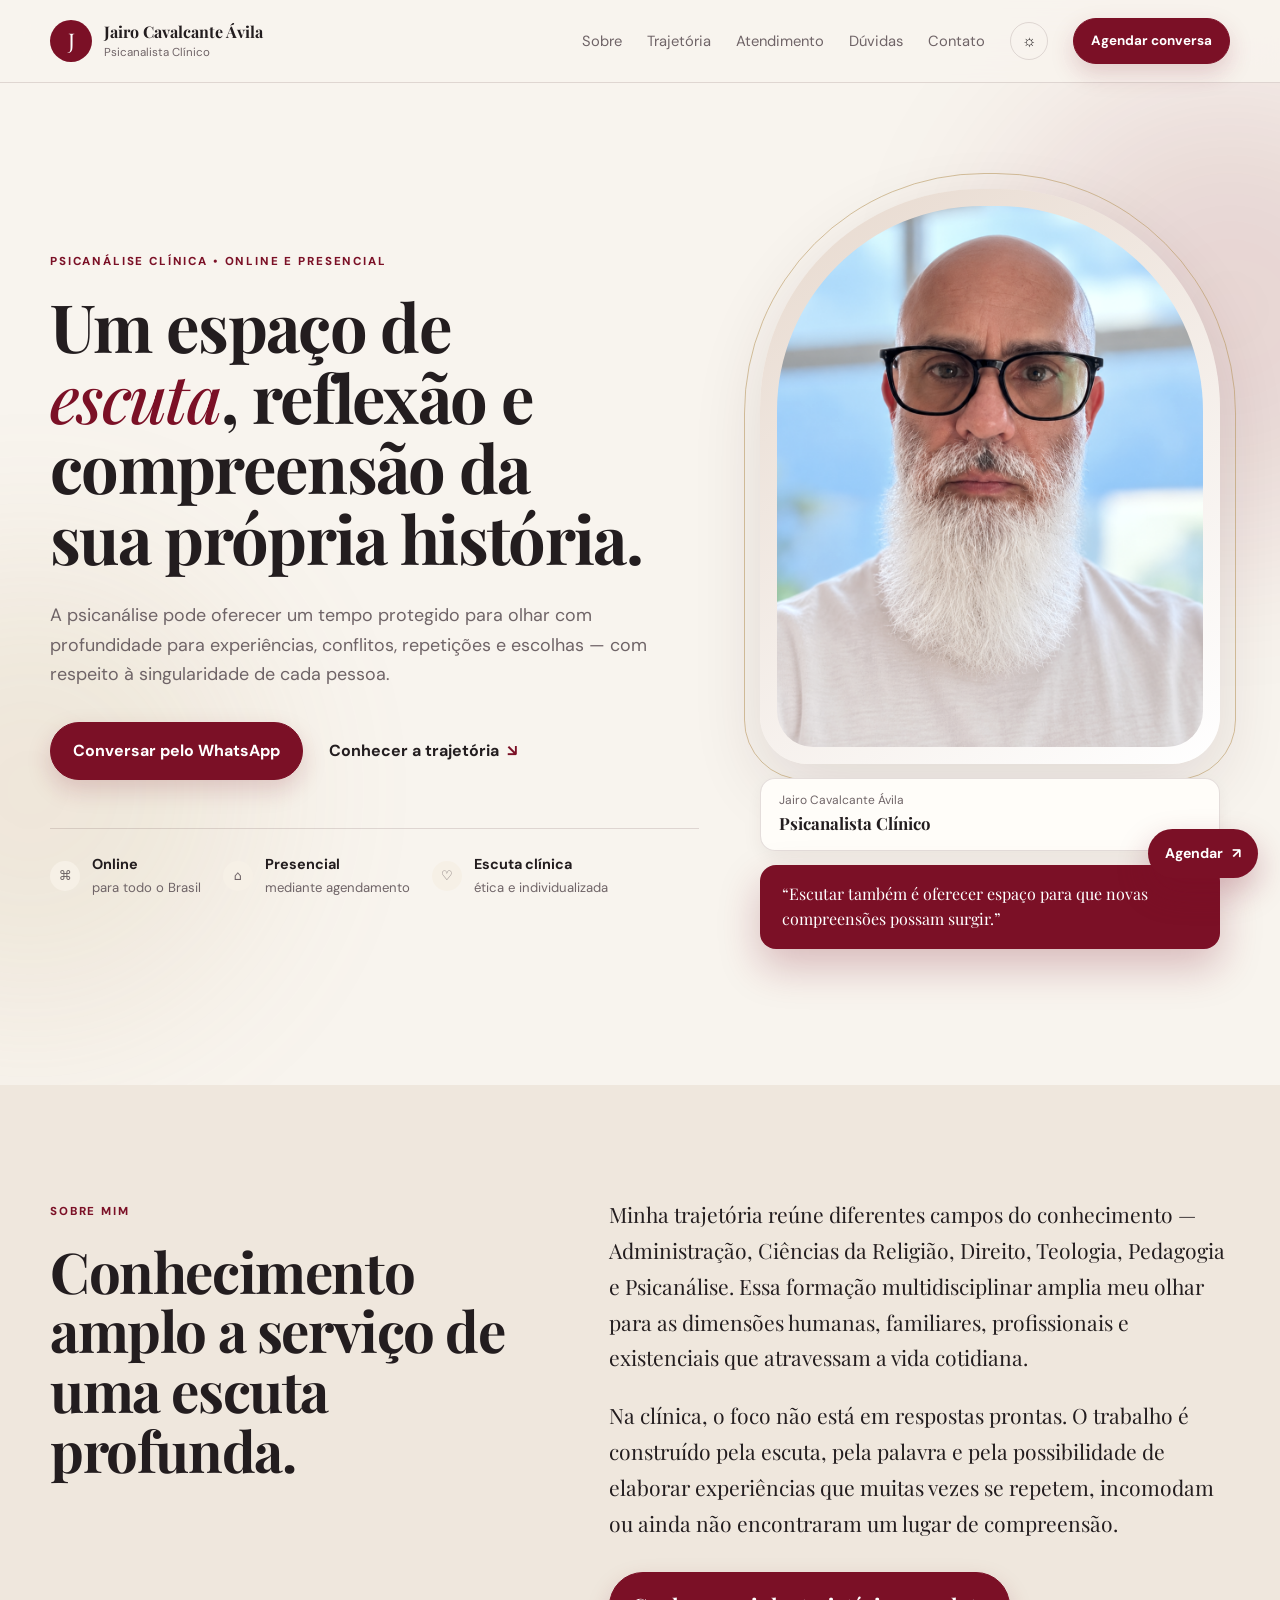
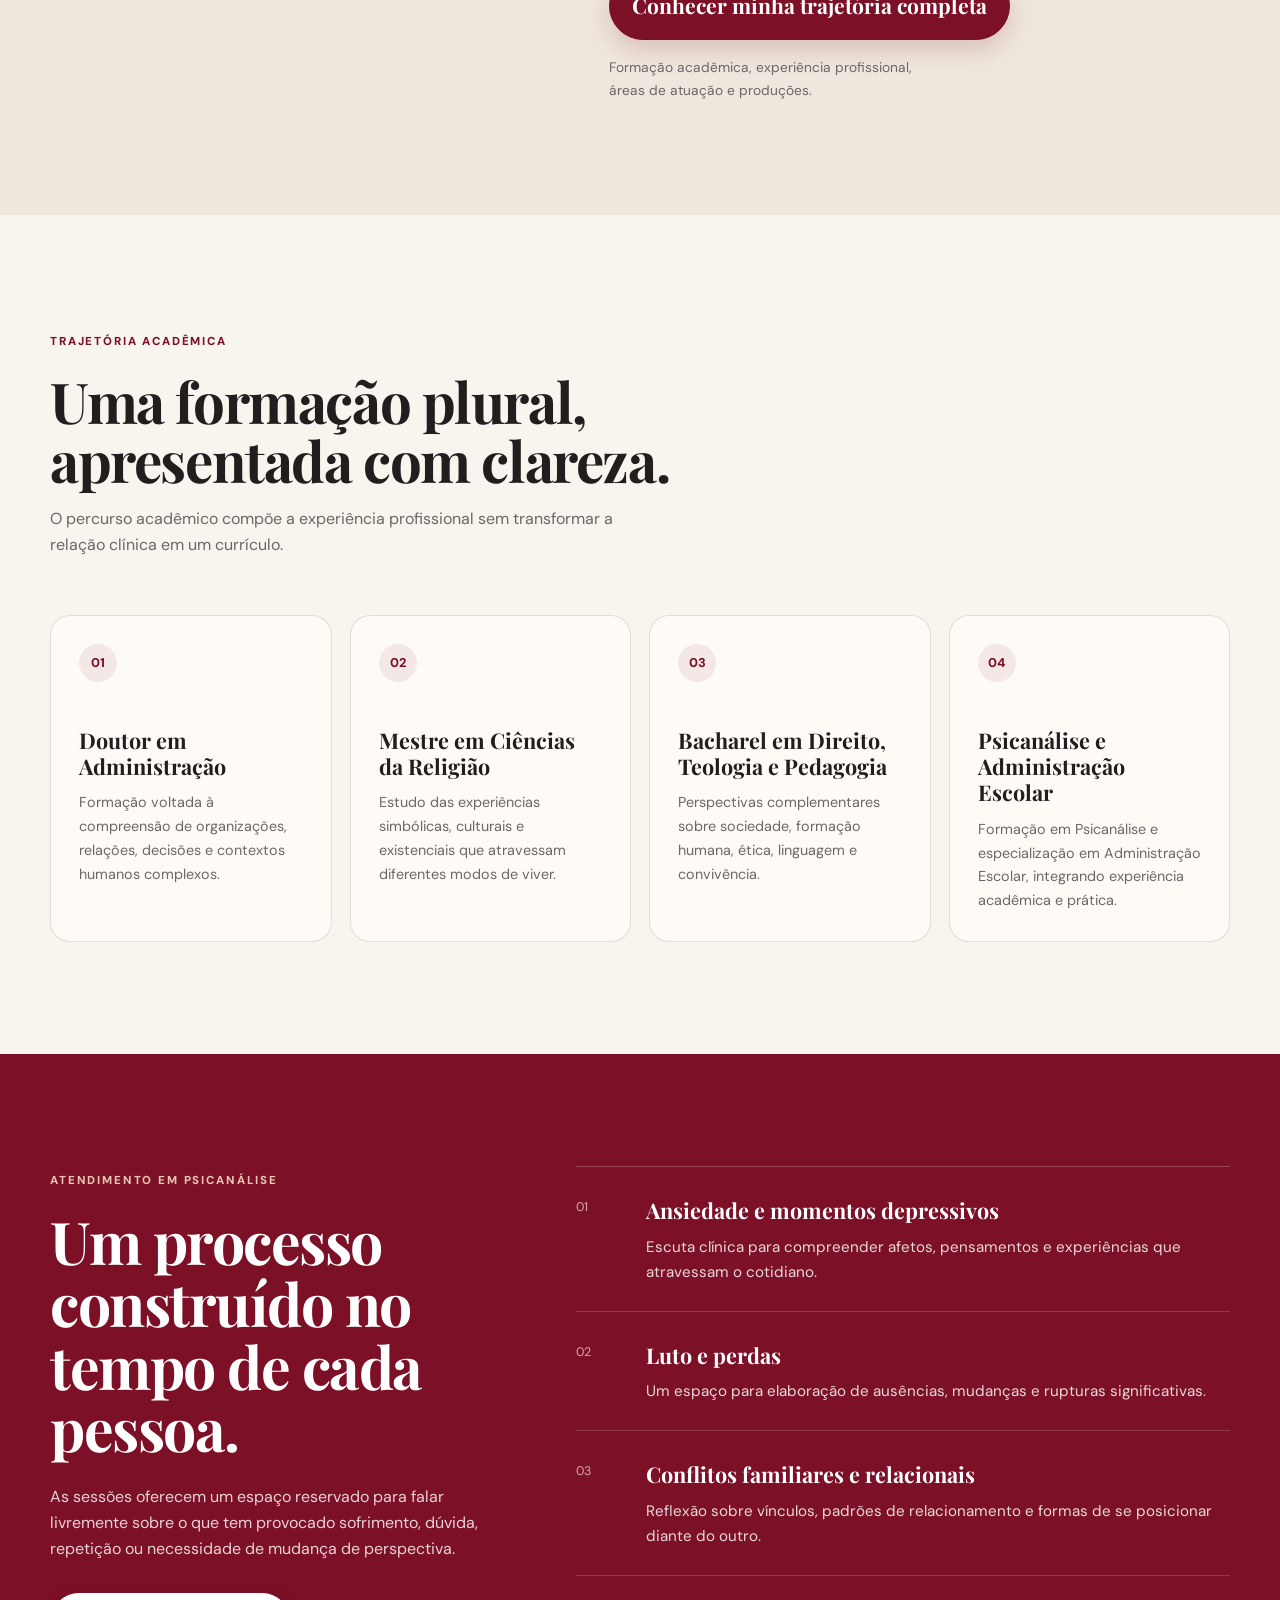
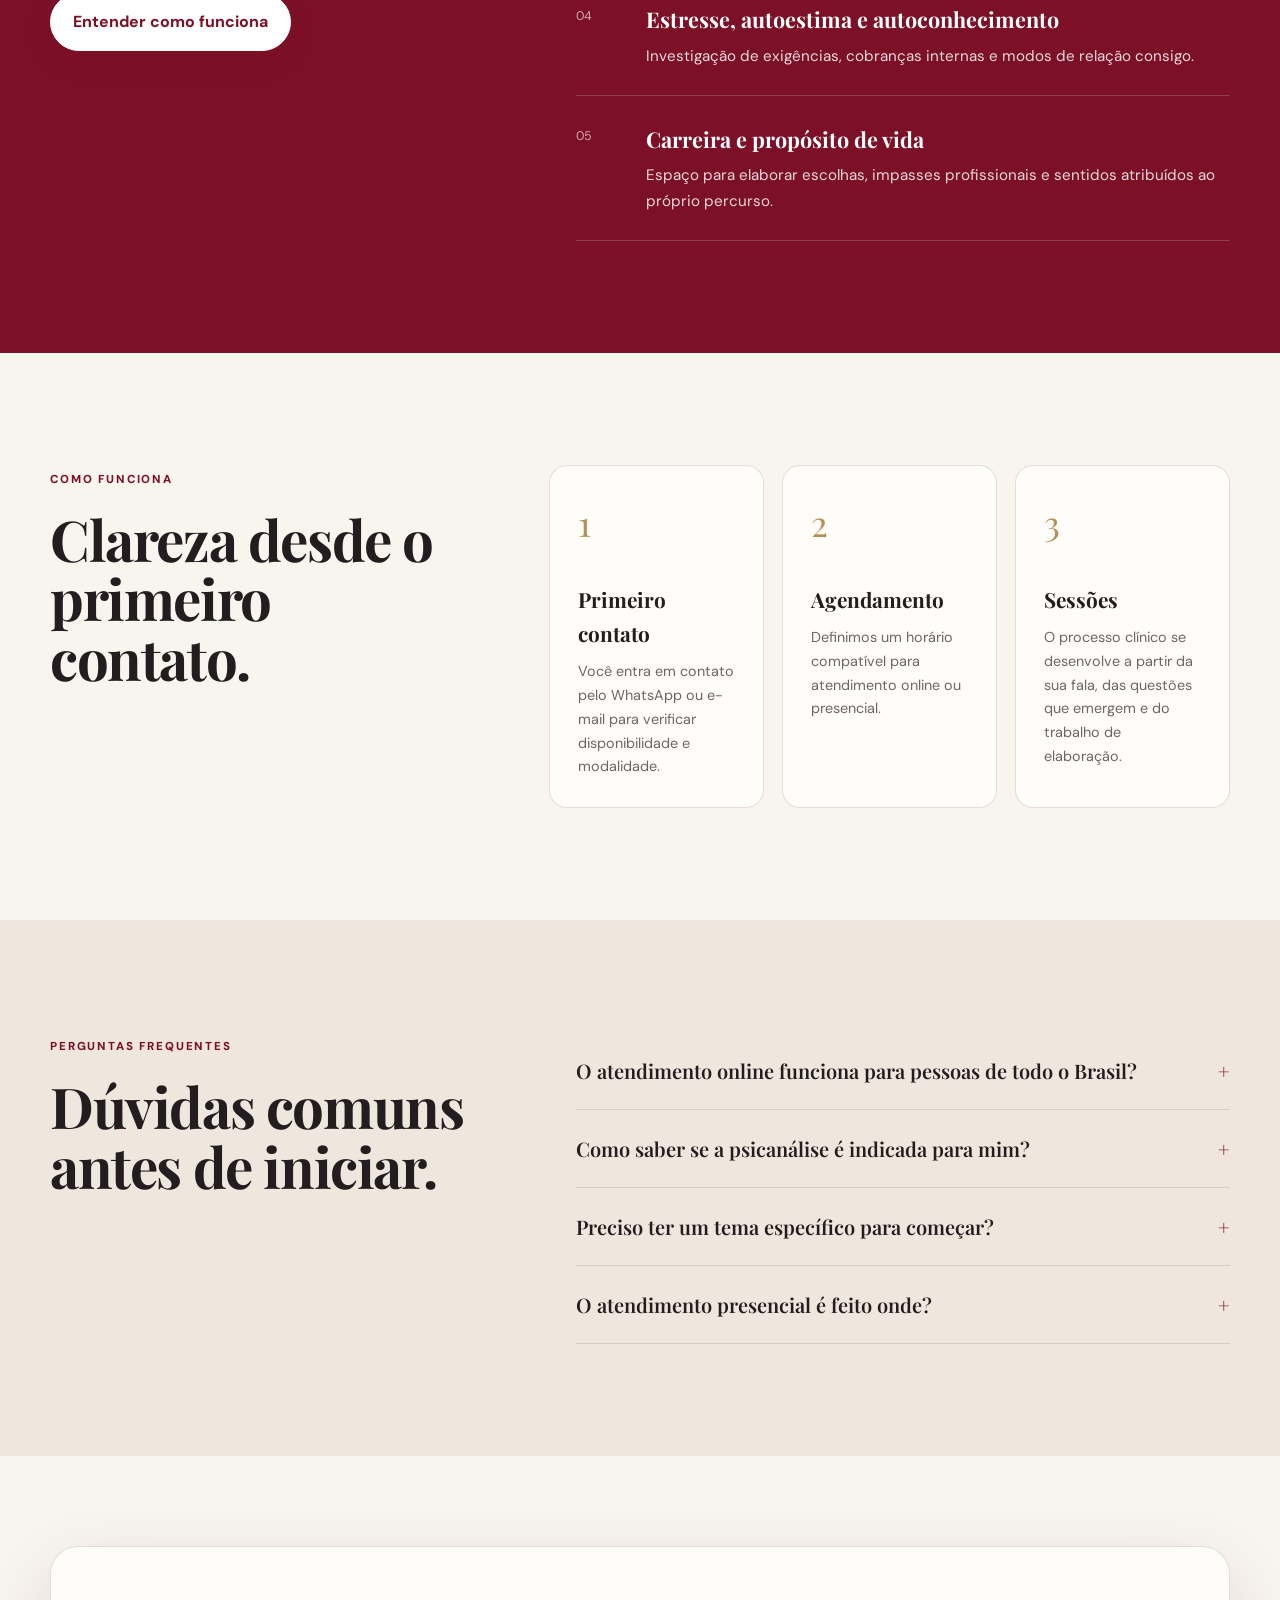
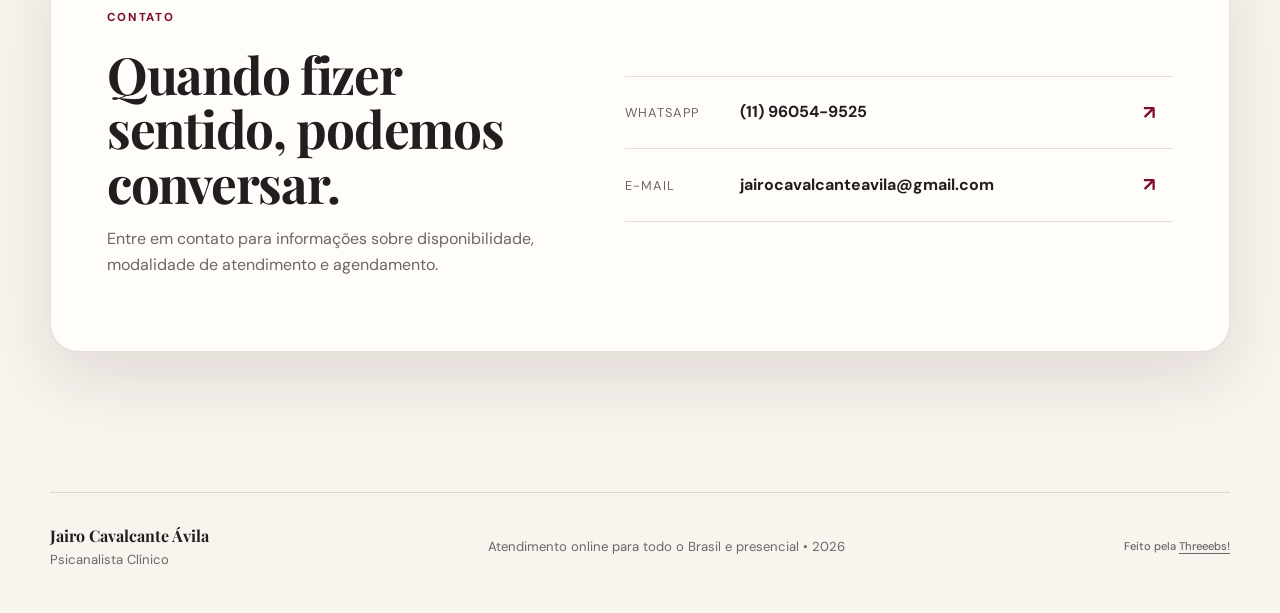
<file: public/index.html>
<!doctype html>
<html lang="pt-BR">
<head>
  <meta charset="utf-8">
  <meta name="viewport" content="width=device-width, initial-scale=1">
  <meta name="theme-color" content="#7b1026">
  <meta name="description" content="Jairo Cavalcante Ávila — Psicanalista Clínico. Atendimento online para todo o Brasil e presencial. Um espaço de escuta, reflexão e compreensão da sua própria história.">
  <meta name="robots" content="index,follow">
  <meta property="og:type" content="website">
  <meta property="og:title" content="Jairo Cavalcante Ávila | Psicanalista Clínico">
  <meta property="og:description" content="Atendimento em psicanálise clínica, online para todo o Brasil e presencial.">
  <meta property="og:image" content="https://jairocavalcante.3eb.site/assets/images/jairo-cavalcante.png">
  <meta name="twitter:card" content="summary_large_image">
  <title>Jairo Cavalcante Ávila | Psicanalista Clínico</title>
  <link rel="preconnect" href="https://fonts.googleapis.com">
  <link rel="preconnect" href="https://fonts.gstatic.com" crossorigin>
  <link href="https://fonts.googleapis.com/css2?family=DM+Sans:wght@400;500;600;700&family=Playfair+Display:wght@500;600;700&display=swap" rel="stylesheet">
  <link rel="icon" type="image/svg+xml" href="assets/images/favicon.svg">
  <link rel="stylesheet" href="assets/css/styles.css?v=7">
  <script src="assets/js/script.js" defer></script>
</head>
<body>
  <div class="page-glow glow-one" aria-hidden="true"></div>
  <div class="page-glow glow-two" aria-hidden="true"></div>

  <header class="site-header" id="inicio">
    <div class="container nav-wrap">
      <a class="brand" href="#inicio" aria-label="Jairo Cavalcante Ávila - início">
        <span class="brand-mark">J</span>
        <span class="brand-copy">
          <strong>Jairo Cavalcante Ávila</strong>
          <small>Psicanalista Clínico</small>
        </span>
      </a>

      <button class="nav-toggle" type="button" aria-label="Abrir menu" aria-expanded="false">
        <span></span><span></span>
      </button>

      <nav class="nav" aria-label="Navegação principal">
        <a href="pages/sobre/index.html">Sobre</a>
        <a href="#formacao">Trajetória</a>
        <a href="#atendimento">Atendimento</a>
        <a href="#faq">Dúvidas</a>
        <a href="#contato">Contato</a>
        <button class="theme-toggle" type="button" aria-label="Alternar tema" title="Alternar tema">
          <span class="sun">☼</span><span class="moon">☾</span>
        </button>
        <a class="button button-small" href="https://wa.me/5511960549525?text=Ol%C3%A1%2C%20Jairo.%20Gostaria%20de%20conversar%20sobre%20um%20atendimento." target="_blank" rel="noopener">Agendar conversa</a>
      </nav>
    </div>
  </header>

  <main>
    <section class="hero section">
      <div class="container hero-grid">
        <div class="hero-copy reveal">
          <span class="eyebrow">Psicanálise clínica • Online e presencial</span>
          <h1>Um espaço de <em>escuta</em>, reflexão e compreensão da sua própria história.</h1>
          <p class="hero-lead">A psicanálise pode oferecer um tempo protegido para olhar com profundidade para experiências, conflitos, repetições e escolhas — com respeito à singularidade de cada pessoa.</p>
          <div class="hero-actions">
            <a class="button" href="https://wa.me/5511960549525?text=Ol%C3%A1%2C%20Jairo.%20Gostaria%20de%20conversar%20sobre%20um%20atendimento." target="_blank" rel="noopener">Conversar pelo WhatsApp</a>
            <a class="text-link" href="#sobre">Conhecer a trajetória <span>↘</span></a>
          </div>
          <div class="hero-meta">
            <div><span class="feature-icon" aria-hidden="true">⌘</span><strong>Online</strong><span>para todo o Brasil</span></div>
            <div><span class="feature-icon" aria-hidden="true">⌂</span><strong>Presencial</strong><span>mediante agendamento</span></div>
            <div><span class="feature-icon" aria-hidden="true">♡</span><strong>Escuta clínica</strong><span>ética e individualizada</span></div>
          </div>
        </div>

        <div class="hero-visual reveal delay-1">
          <div class="portrait-frame">
            <div class="portrait-ring"></div>
            <img src="assets/images/jairo-cavalcante-upscale.png" alt="Retrato de Jairo Cavalcante Ávila" width="420" height="525" fetchpriority="high" decoding="async">
          </div>
          <div class="portrait-card">
            <span>Jairo Cavalcante Ávila</span>
            <strong>Psicanalista Clínico</strong>
          </div>
          <div class="quote-card">“Escutar também é oferecer espaço para que novas compreensões possam surgir.”</div>
        </div>
      </div>
    </section>

    <section class="section section-soft" id="sobre">
      <div class="container split-grid">
        <div class="section-heading reveal">
          <span class="eyebrow">Sobre mim</span>
          <h2>Conhecimento amplo a serviço de uma escuta profunda.</h2>
        </div>
        <div class="prose reveal delay-1">
          <p>Minha trajetória reúne diferentes campos do conhecimento — Administração, Ciências da Religião, Direito, Teologia, Pedagogia e Psicanálise. Essa formação multidisciplinar amplia meu olhar para as dimensões humanas, familiares, profissionais e existenciais que atravessam a vida cotidiana.</p>
          <p>Na clínica, o foco não está em respostas prontas. O trabalho é construído pela escuta, pela palavra e pela possibilidade de elaborar experiências que muitas vezes se repetem, incomodam ou ainda não encontraram um lugar de compreensão.</p>
          <div class="about-actions">
            <a class="button" href="pages/sobre/index.html">Conhecer minha trajetória completa</a>
            <span>Formação acadêmica, experiência profissional, áreas de atuação e produções.</span>
          </div>
        </div>
      </div>
    </section>


    <section class="section" id="formacao">
      <div class="container">
        <div class="section-heading compact reveal">
          <span class="eyebrow">Trajetória acadêmica</span>
          <h2>Uma formação plural, apresentada com clareza.</h2>
          <p>O percurso acadêmico compõe a experiência profissional sem transformar a relação clínica em um currículo.</p>
        </div>

        <div class="credentials-grid">
          <article class="credential-card reveal"><span>01</span><h3>Doutor em Administração</h3><p>Formação voltada à compreensão de organizações, relações, decisões e contextos humanos complexos.</p></article>
          <article class="credential-card reveal delay-1"><span>02</span><h3>Mestre em Ciências da Religião</h3><p>Estudo das experiências simbólicas, culturais e existenciais que atravessam diferentes modos de viver.</p></article>
          <article class="credential-card reveal delay-2"><span>03</span><h3>Bacharel em Direito, Teologia e Pedagogia</h3><p>Perspectivas complementares sobre sociedade, formação humana, ética, linguagem e convivência.</p></article>
          <article class="credential-card reveal delay-3"><span>04</span><h3>Psicanálise e Administração Escolar</h3><p>Formação em Psicanálise e especialização em Administração Escolar, integrando experiência acadêmica e prática.</p></article>
        </div>
      </div>
    </section>

    <section class="section section-bordeaux" id="atendimento">
      <div class="container service-layout">
        <div class="service-copy reveal">
          <span class="eyebrow light">Atendimento em psicanálise</span>
          <h2>Um processo construído no tempo de cada pessoa.</h2>
          <p>As sessões oferecem um espaço reservado para falar livremente sobre o que tem provocado sofrimento, dúvida, repetição ou necessidade de mudança de perspectiva.</p>
          <a class="button button-light" href="https://wa.me/5511960549525?text=Ol%C3%A1%2C%20Jairo.%20Gostaria%20de%20entender%20como%20funcionam%20as%20sess%C3%B5es." target="_blank" rel="noopener">Entender como funciona</a>
        </div>

        <div class="topics reveal delay-1">
          <div class="topic"><span>01</span><div><h3>Ansiedade e momentos depressivos</h3><p>Escuta clínica para compreender afetos, pensamentos e experiências que atravessam o cotidiano.</p></div></div>
          <div class="topic"><span>02</span><div><h3>Luto e perdas</h3><p>Um espaço para elaboração de ausências, mudanças e rupturas significativas.</p></div></div>
          <div class="topic"><span>03</span><div><h3>Conflitos familiares e relacionais</h3><p>Reflexão sobre vínculos, padrões de relacionamento e formas de se posicionar diante do outro.</p></div></div>
          <div class="topic"><span>04</span><div><h3>Estresse, autoestima e autoconhecimento</h3><p>Investigação de exigências, cobranças internas e modos de relação consigo.</p></div></div>
          <div class="topic"><span>05</span><div><h3>Carreira e propósito de vida</h3><p>Espaço para elaborar escolhas, impasses profissionais e sentidos atribuídos ao próprio percurso.</p></div></div>
        </div>
      </div>
    </section>

    <section class="section">
      <div class="container session-grid">
        <div class="section-heading reveal">
          <span class="eyebrow">Como funciona</span>
          <h2>Clareza desde o primeiro contato.</h2>
        </div>
        <div class="steps">
          <article class="step reveal"><span>1</span><h3>Primeiro contato</h3><p>Você entra em contato pelo WhatsApp ou e-mail para verificar disponibilidade e modalidade.</p></article>
          <article class="step reveal delay-1"><span>2</span><h3>Agendamento</h3><p>Definimos um horário compatível para atendimento online ou presencial.</p></article>
          <article class="step reveal delay-2"><span>3</span><h3>Sessões</h3><p>O processo clínico se desenvolve a partir da sua fala, das questões que emergem e do trabalho de elaboração.</p></article>
        </div>
      </div>
    </section>

    <section class="section section-soft" id="faq">
      <div class="container faq-layout">
        <div class="section-heading reveal">
          <span class="eyebrow">Perguntas frequentes</span>
          <h2>Dúvidas comuns antes de iniciar.</h2>
        </div>
        <div class="faq-list reveal delay-1">
          <details>
            <summary>O atendimento online funciona para pessoas de todo o Brasil?</summary>
            <p>Sim. O atendimento online permite realizar as sessões por videochamada, mediante agendamento prévio.</p>
          </details>
          <details>
            <summary>Como saber se a psicanálise é indicada para mim?</summary>
            <p>O primeiro contato pode ajudar a esclarecer sua demanda e compreender melhor como funciona o processo. A psicanálise não parte de respostas prontas, mas da investigação singular de cada história.</p>
          </details>
          <details>
            <summary>Preciso ter um tema específico para começar?</summary>
            <p>Não. Algumas pessoas chegam com uma questão definida; outras apenas percebem que algo não vai bem. O trabalho pode começar a partir do que for possível dizer naquele momento.</p>
          </details>
          <details>
            <summary>O atendimento presencial é feito onde?</summary>
            <p>A localização e a disponibilidade para atendimento presencial podem ser confirmadas diretamente no momento do agendamento.</p>
          </details>
        </div>
      </div>
    </section>

    <section class="section contact-section" id="contato">
      <div class="container contact-card reveal">
        <div>
          <span class="eyebrow">Contato</span>
          <h2>Quando fizer sentido, podemos conversar.</h2>
          <p>Entre em contato para informações sobre disponibilidade, modalidade de atendimento e agendamento.</p>
        </div>
        <div class="contact-actions">
          <a class="contact-row" href="https://wa.me/5511960549525?text=Ol%C3%A1%2C%20Jairo.%20Gostaria%20de%20conversar%20sobre%20um%20atendimento." target="_blank" rel="noopener"><span>WhatsApp</span><strong>(11) 96054-9525</strong><b>↗</b></a>
          <a class="contact-row" href="mailto:jairocavalcanteavila@gmail.com"><span>E-mail</span><strong>jairocavalcanteavila@gmail.com</strong><b>↗</b></a>
        </div>
      </div>
    </section>
  </main>

  <footer class="footer">
    <div class="container footer-inner">
      <div><strong>Jairo Cavalcante Ávila</strong><span>Psicanalista Clínico</span></div>
      <p>Atendimento online para todo o Brasil e presencial • <span id="year"></span></p>
      <small class="site-credit">Feito pela <a href="https://www.3eb.site/" target="_blank" rel="noopener noreferrer">Threeebs!</a></small>
    </div>
  </footer>

  <a class="floating-whatsapp" href="https://wa.me/5511960549525?text=Ol%C3%A1%2C%20Jairo.%20Gostaria%20de%20conversar%20sobre%20um%20atendimento." target="_blank" rel="noopener" aria-label="Agendar pelo WhatsApp">
    <span>Agendar</span><b>↗</b>
  </a>
</body>
</html>
</file>
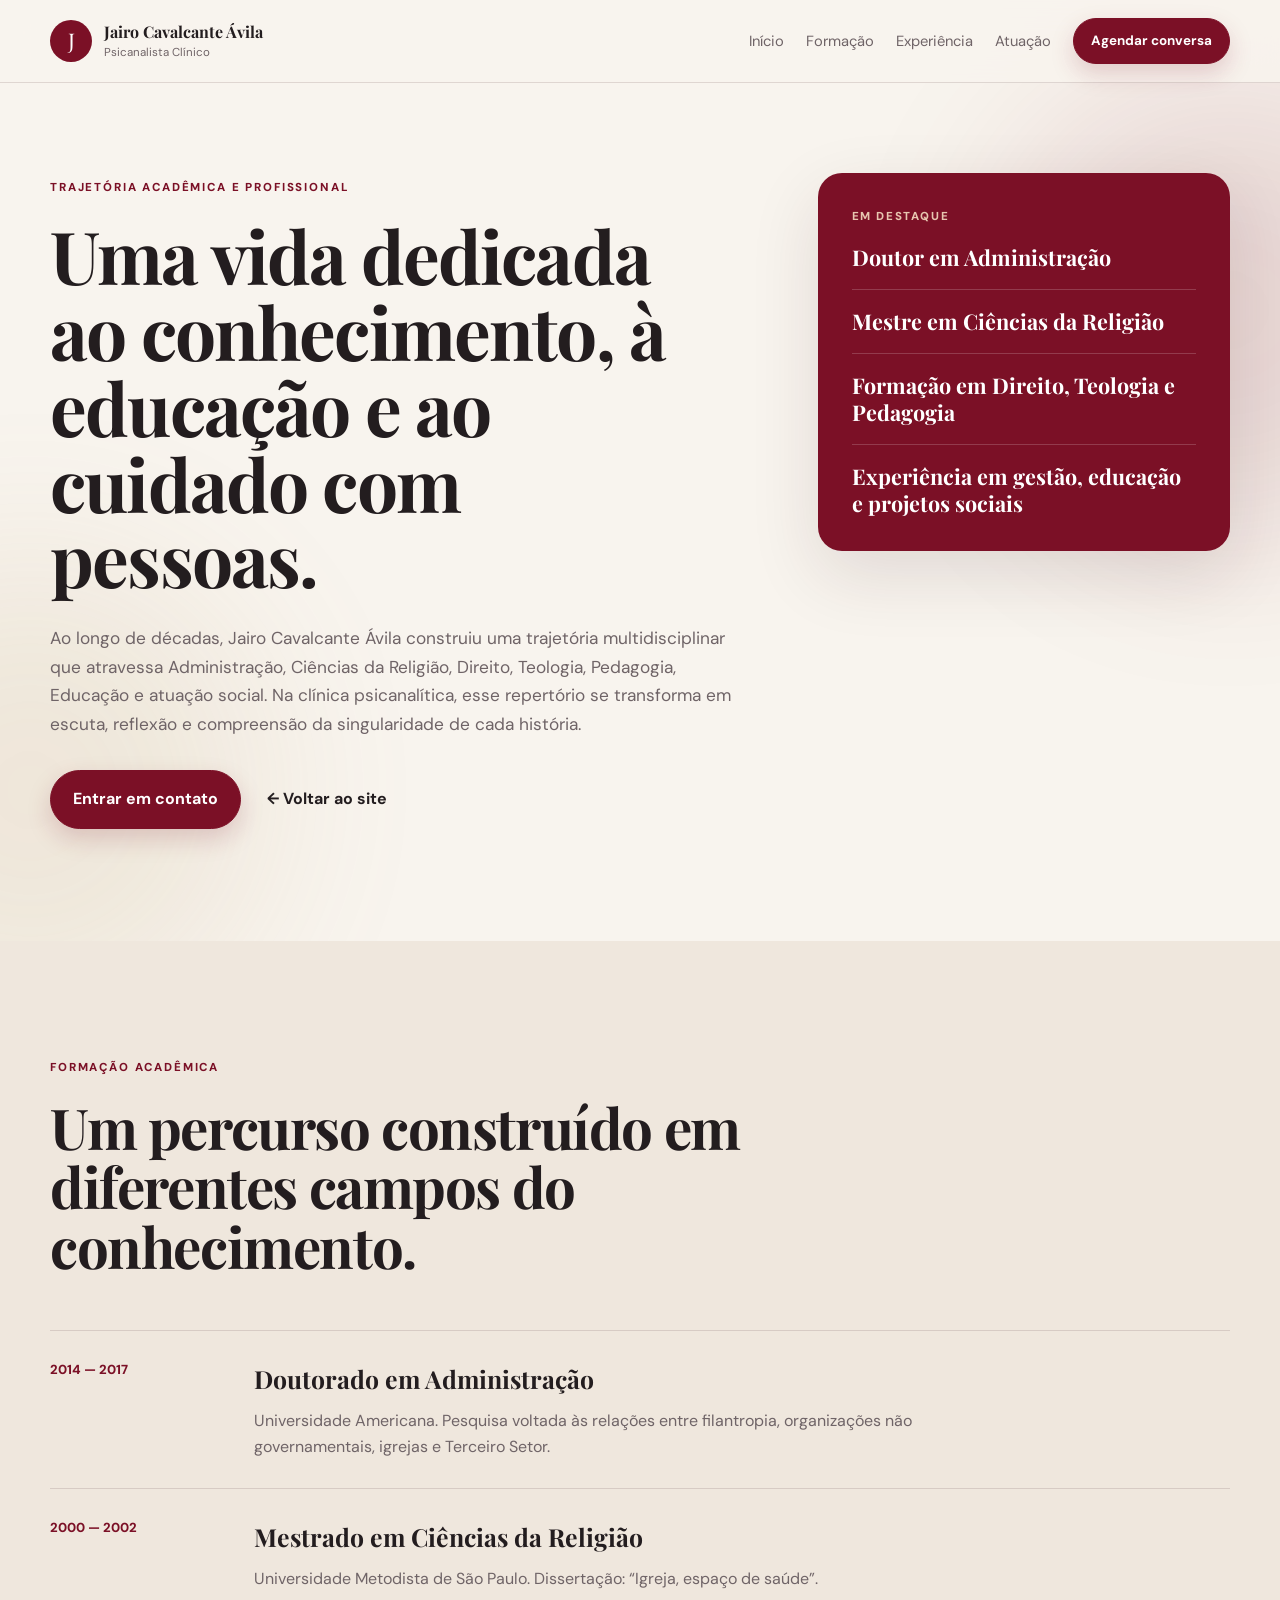
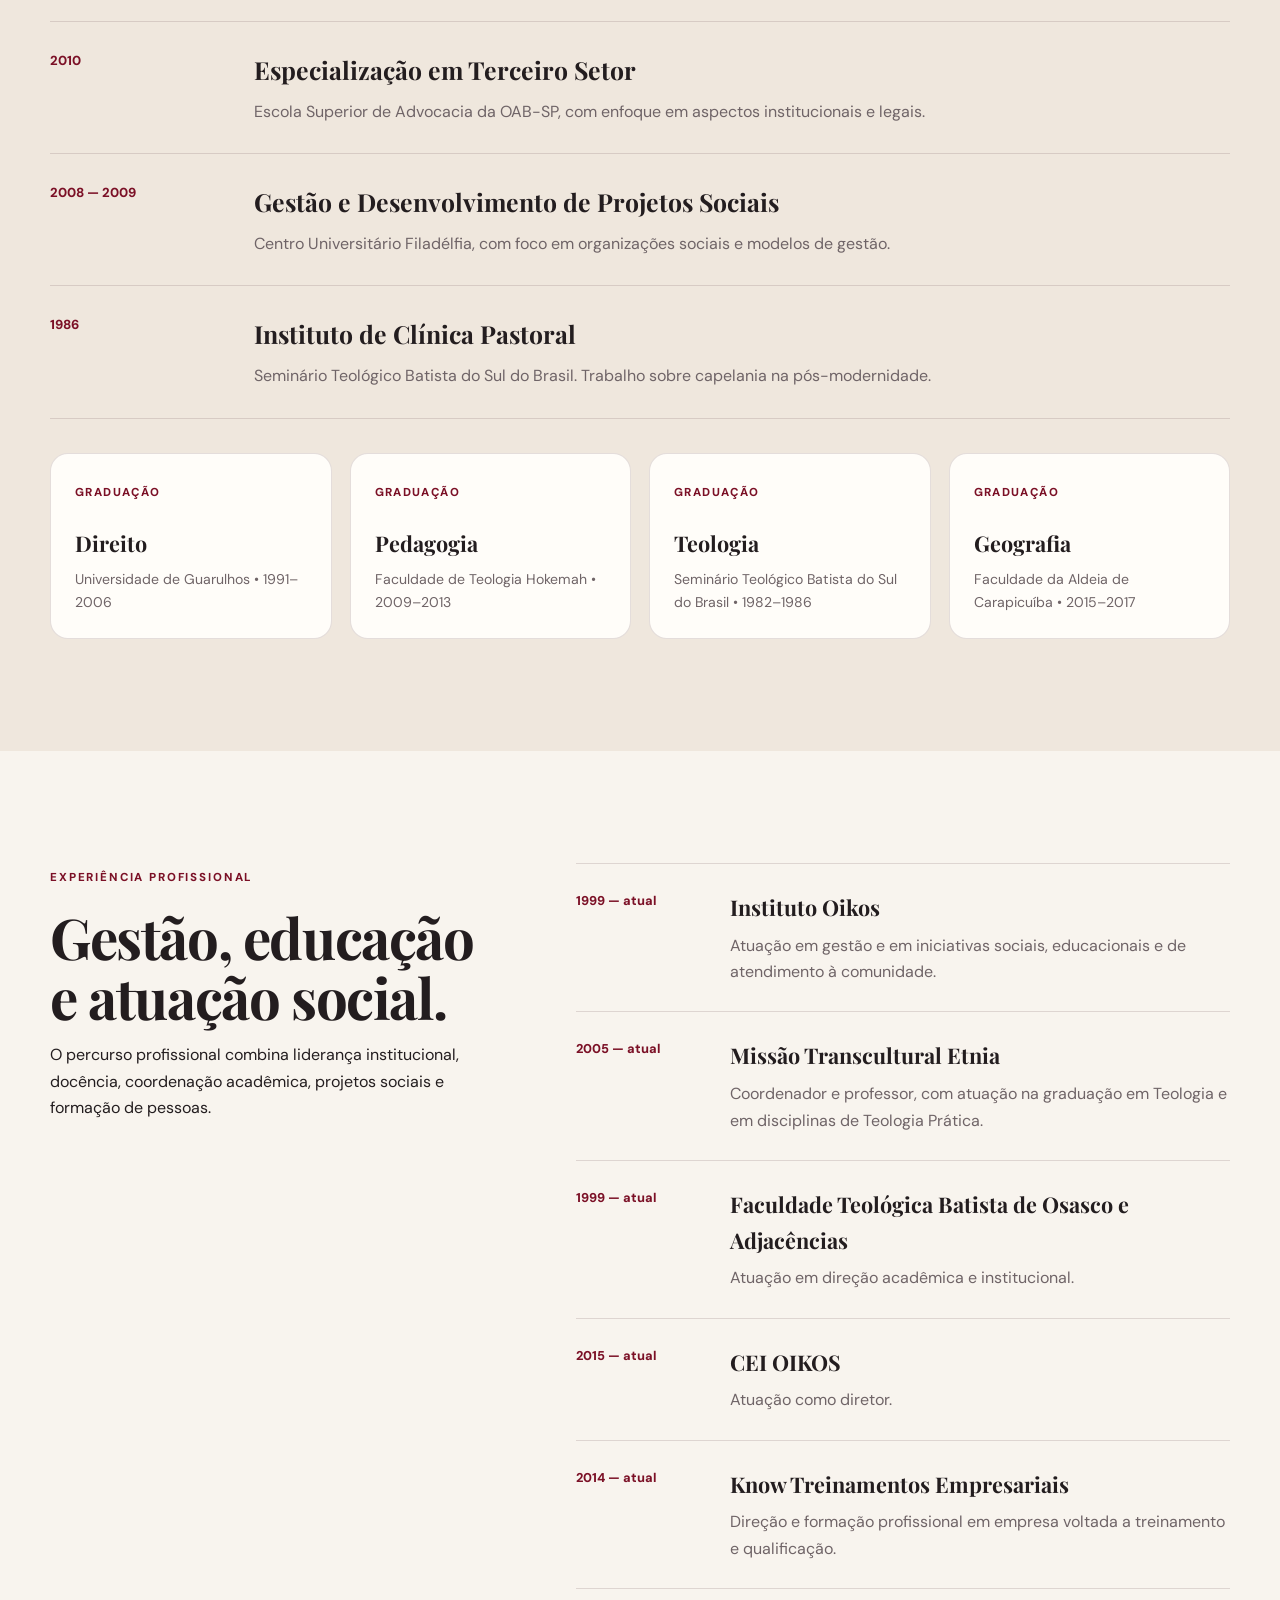
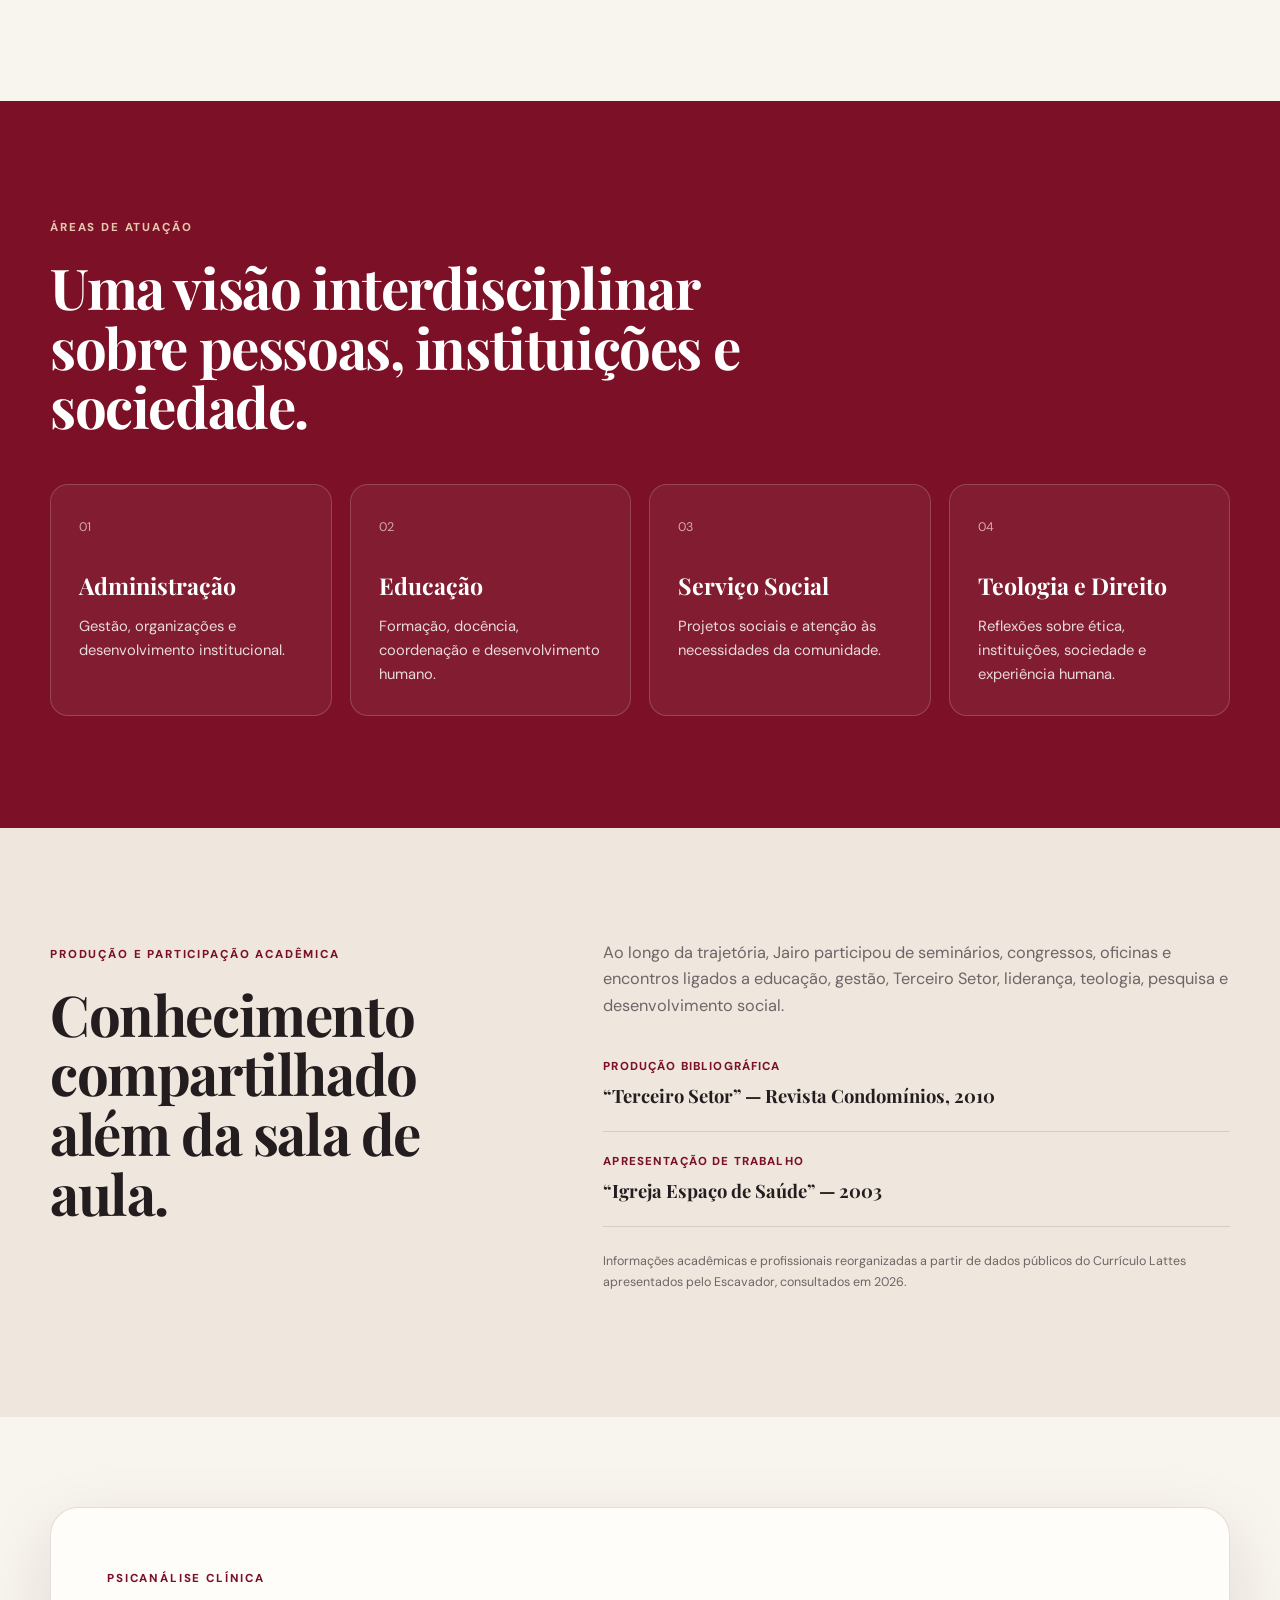
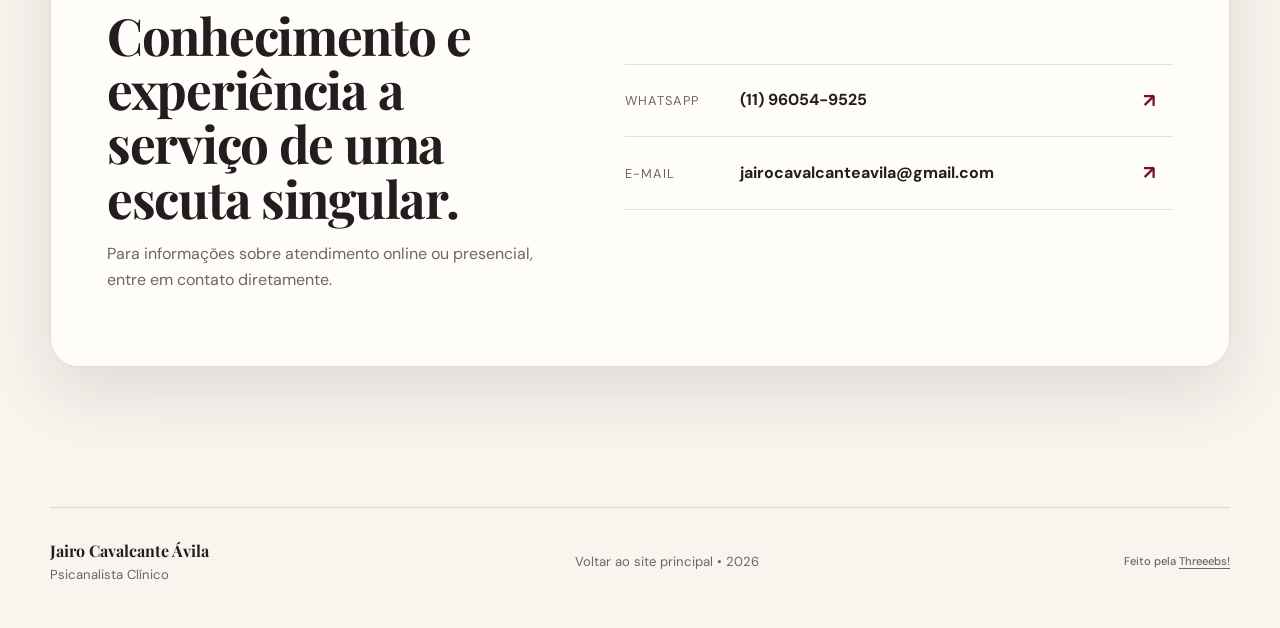
<file: public/pages/sobre/index.html>
<!doctype html>
<html lang="pt-BR">
<head>
  <meta charset="utf-8">
  <meta name="viewport" content="width=device-width, initial-scale=1">
  <meta name="theme-color" content="#7b1026">
  <meta name="description" content="Trajetória acadêmica e profissional de Jairo Cavalcante Ávila.">
  <title>Trajetória | Jairo Cavalcante Ávila</title>
  <link rel="preconnect" href="https://fonts.googleapis.com">
  <link rel="preconnect" href="https://fonts.gstatic.com" crossorigin>
  <link href="https://fonts.googleapis.com/css2?family=DM+Sans:wght@400;500;600;700&family=Playfair+Display:wght@500;600;700&display=swap" rel="stylesheet">
  <link rel="icon" type="image/svg+xml" href="../../assets/images/favicon.svg">
  <link rel="stylesheet" href="../../assets/css/styles.css?v=6">
  <script src="../../assets/js/script.js" defer></script>
</head>
<body>
  <div class="page-glow glow-one" aria-hidden="true"></div>
  <div class="page-glow glow-two" aria-hidden="true"></div>

  <header class="site-header">
    <div class="container nav-wrap">
      <a class="brand" href="../../">
        <span class="brand-mark">J</span>
        <span class="brand-copy"><strong>Jairo Cavalcante Ávila</strong><small>Psicanalista Clínico</small></span>
      </a>
      <a class="back-home-mobile" href="../../" aria-label="Voltar à página inicial"><span aria-hidden="true">←</span> Voltar ao início</a>
      <nav class="nav nav-page" aria-label="Navegação">
        <a href="../../">Início</a>
        <a href="#formacao-completa">Formação</a>
        <a href="#experiencia">Experiência</a>
        <a href="#atuacao">Atuação</a>
        <a class="button button-small" href="https://wa.me/5511960549525?text=Ol%C3%A1%2C%20Jairo.%20Gostaria%20de%20conversar%20sobre%20um%20atendimento." target="_blank" rel="noopener">Agendar conversa</a>
      </nav>
    </div>
  </header>

  <main>
    <section class="profile-hero section">
      <div class="container profile-hero-grid">
        <div class="reveal">
          <span class="eyebrow">Trajetória acadêmica e profissional</span>
          <h1>Uma vida dedicada ao conhecimento, à educação e ao cuidado com pessoas.</h1>
          <p>Ao longo de décadas, Jairo Cavalcante Ávila construiu uma trajetória multidisciplinar que atravessa Administração, Ciências da Religião, Direito, Teologia, Pedagogia, Educação e atuação social. Na clínica psicanalítica, esse repertório se transforma em escuta, reflexão e compreensão da singularidade de cada história.</p>
          <div class="hero-actions">
            <a class="button" href="../../#contato">Entrar em contato</a>
            <a class="text-link" href="../../">← Voltar ao site</a>
          </div>
        </div>
        <aside class="profile-summary reveal delay-1">
          <span>Em destaque</span>
          <strong>Doutor em Administração</strong>
          <strong>Mestre em Ciências da Religião</strong>
          <strong>Formação em Direito, Teologia e Pedagogia</strong>
          <strong>Experiência em gestão, educação e projetos sociais</strong>
        </aside>
      </div>
    </section>

    <section class="section section-soft" id="formacao-completa">
      <div class="container">
        <div class="section-heading compact reveal">
          <span class="eyebrow">Formação acadêmica</span>
          <h2>Um percurso construído em diferentes campos do conhecimento.</h2>
        </div>
        <div class="timeline">
          <article class="timeline-item reveal"><span>2014 — 2017</span><div><h3>Doutorado em Administração</h3><p>Universidade Americana. Pesquisa voltada às relações entre filantropia, organizações não governamentais, igrejas e Terceiro Setor.</p></div></article>
          <article class="timeline-item reveal"><span>2000 — 2002</span><div><h3>Mestrado em Ciências da Religião</h3><p>Universidade Metodista de São Paulo. Dissertação: “Igreja, espaço de saúde”.</p></div></article>
          <article class="timeline-item reveal"><span>2010</span><div><h3>Especialização em Terceiro Setor</h3><p>Escola Superior de Advocacia da OAB-SP, com enfoque em aspectos institucionais e legais.</p></div></article>
          <article class="timeline-item reveal"><span>2008 — 2009</span><div><h3>Gestão e Desenvolvimento de Projetos Sociais</h3><p>Centro Universitário Filadélfia, com foco em organizações sociais e modelos de gestão.</p></div></article>
          <article class="timeline-item reveal"><span>1986</span><div><h3>Instituto de Clínica Pastoral</h3><p>Seminário Teológico Batista do Sul do Brasil. Trabalho sobre capelania na pós-modernidade.</p></div></article>
        </div>

        <div class="degree-grid">
          <article class="degree-card reveal"><span>Graduação</span><h3>Direito</h3><p>Universidade de Guarulhos • 1991–2006</p></article>
          <article class="degree-card reveal delay-1"><span>Graduação</span><h3>Pedagogia</h3><p>Faculdade de Teologia Hokemah • 2009–2013</p></article>
          <article class="degree-card reveal delay-2"><span>Graduação</span><h3>Teologia</h3><p>Seminário Teológico Batista do Sul do Brasil • 1982–1986</p></article>
          <article class="degree-card reveal delay-3"><span>Graduação</span><h3>Geografia</h3><p>Faculdade da Aldeia de Carapicuíba • 2015–2017</p></article>
        </div>
      </div>
    </section>

    <section class="section" id="experiencia">
      <div class="container experience-layout">
        <div class="section-heading reveal">
          <span class="eyebrow">Experiência profissional</span>
          <h2>Gestão, educação e atuação social.</h2>
          <p>O percurso profissional combina liderança institucional, docência, coordenação acadêmica, projetos sociais e formação de pessoas.</p>
        </div>
        <div class="experience-list">
          <article class="experience-item reveal"><span>1999 — atual</span><div><h3>Instituto Oikos</h3><p>Atuação em gestão e em iniciativas sociais, educacionais e de atendimento à comunidade.</p></div></article>
          <article class="experience-item reveal"><span>2005 — atual</span><div><h3>Missão Transcultural Etnia</h3><p>Coordenador e professor, com atuação na graduação em Teologia e em disciplinas de Teologia Prática.</p></div></article>
          <article class="experience-item reveal"><span>1999 — atual</span><div><h3>Faculdade Teológica Batista de Osasco e Adjacências</h3><p>Atuação em direção acadêmica e institucional.</p></div></article>
          <article class="experience-item reveal"><span>2015 — atual</span><div><h3>CEI OIKOS</h3><p>Atuação como diretor.</p></div></article>
          <article class="experience-item reveal"><span>2014 — atual</span><div><h3>Know Treinamentos Empresariais</h3><p>Direção e formação profissional em empresa voltada a treinamento e qualificação.</p></div></article>
        </div>
      </div>
    </section>

    <section class="section section-bordeaux" id="atuacao">
      <div class="container">
        <div class="section-heading compact reveal">
          <span class="eyebrow light">Áreas de atuação</span>
          <h2>Uma visão interdisciplinar sobre pessoas, instituições e sociedade.</h2>
        </div>
        <div class="areas-grid">
          <article class="area-card reveal"><span>01</span><h3>Administração</h3><p>Gestão, organizações e desenvolvimento institucional.</p></article>
          <article class="area-card reveal delay-1"><span>02</span><h3>Educação</h3><p>Formação, docência, coordenação e desenvolvimento humano.</p></article>
          <article class="area-card reveal delay-2"><span>03</span><h3>Serviço Social</h3><p>Projetos sociais e atenção às necessidades da comunidade.</p></article>
          <article class="area-card reveal delay-3"><span>04</span><h3>Teologia e Direito</h3><p>Reflexões sobre ética, instituições, sociedade e experiência humana.</p></article>
        </div>
      </div>
    </section>

    <section class="section section-soft">
      <div class="container editorial-grid">
        <div class="section-heading reveal">
          <span class="eyebrow">Produção e participação acadêmica</span>
          <h2>Conhecimento compartilhado além da sala de aula.</h2>
        </div>
        <div class="editorial-copy reveal delay-1">
          <p>Ao longo da trajetória, Jairo participou de seminários, congressos, oficinas e encontros ligados a educação, gestão, Terceiro Setor, liderança, teologia, pesquisa e desenvolvimento social.</p>
          <div class="publication">
            <span>Produção bibliográfica</span>
            <strong>“Terceiro Setor” — Revista Condomínios, 2010</strong>
          </div>
          <div class="publication">
            <span>Apresentação de trabalho</span>
            <strong>“Igreja Espaço de Saúde” — 2003</strong>
          </div>
          <p class="source-note">Informações acadêmicas e profissionais reorganizadas a partir de dados públicos do Currículo Lattes apresentados pelo Escavador, consultados em 2026.</p>
        </div>
      </div>
    </section>

    <section class="section contact-section">
      <div class="container contact-card reveal">
        <div><span class="eyebrow">Psicanálise clínica</span><h2>Conhecimento e experiência a serviço de uma escuta singular.</h2><p>Para informações sobre atendimento online ou presencial, entre em contato diretamente.</p></div>
        <div class="contact-actions">
          <a class="contact-row" href="https://wa.me/5511960549525" target="_blank" rel="noopener"><span>WhatsApp</span><strong>(11) 96054-9525</strong><b>↗</b></a>
          <a class="contact-row" href="mailto:jairocavalcanteavila@gmail.com"><span>E-mail</span><strong>jairocavalcanteavila@gmail.com</strong><b>↗</b></a>
        </div>
      </div>
    </section>
  </main>

  <footer class="footer"><div class="container footer-inner"><div><strong>Jairo Cavalcante Ávila</strong><span>Psicanalista Clínico</span></div><p><a href="../../">Voltar ao site principal</a> • <span id="year"></span></p><small class="site-credit">Feito pela <a href="https://www.3eb.site/" target="_blank" rel="noopener noreferrer">Threeebs!</a></small></div></footer>
</body>
</html>
</file>
<file: public/assets/css/styles.css>
:root {
  --wine:#7b1026;
  --wine-2:#5d0b1d;
  --wine-3:#9b2940;
  --gold:#b49257;
  --ink:#231d1f;
  --muted:#6f6467;
  --paper:#f8f4ee;
  --paper-2:#efe7dd;
  --card:#fffdf9;
  --line:rgba(91, 60, 67, .16);
  --shadow:0 24px 70px rgba(56, 25, 33, .12);
  --radius:28px;
  --serif:"Playfair Display", Georgia, serif;
  --sans:"DM Sans", system-ui, sans-serif;
}
*{box-sizing:border-box}html{scroll-behavior:smooth}body{margin:0;font-family:var(--sans);background:var(--paper);color:var(--ink);line-height:1.65;overflow-x:hidden}body.dark{--ink:#f6efe9;--muted:#c7b8ba;--paper:#171214;--paper-2:#22191c;--card:#20171a;--line:rgba(255,255,255,.10);--shadow:0 30px 80px rgba(0,0,0,.35)}a{color:inherit;text-decoration:none}img{max-width:100%;display:block}.container{width:min(1180px,calc(100% - 40px));margin:auto}.section{padding:112px 0;position:relative}.section-soft{background:var(--paper-2)}
.page-glow{position:fixed;pointer-events:none;z-index:-1;width:460px;height:460px;border-radius:50%;filter:blur(90px);opacity:.13}.glow-one{background:var(--wine);right:-180px;top:80px}.glow-two{background:var(--gold);left:-200px;bottom:-120px}
.site-header{position:sticky;top:0;z-index:50;background:color-mix(in srgb,var(--paper) 86%,transparent);backdrop-filter:blur(18px);border-bottom:1px solid var(--line)}.nav-wrap{height:82px;display:flex;align-items:center;justify-content:space-between}.brand{display:flex;align-items:center;gap:12px}.brand-mark{width:42px;height:42px;border-radius:50%;display:grid;place-items:center;background:var(--wine);color:#fff;font-family:var(--serif);font-size:1.35rem}.brand-copy{display:flex;flex-direction:column;line-height:1.15}.brand-copy strong{font-family:var(--serif);font-size:1rem}.brand-copy small{color:var(--muted);font-size:.72rem;margin-top:4px}.nav{display:flex;align-items:center;gap:25px;font-size:.92rem}.nav>a:not(.button){color:var(--muted);transition:.2s}.nav>a:not(.button):hover{color:var(--wine)}.button{display:inline-flex;align-items:center;justify-content:center;border-radius:999px;padding:15px 22px;background:var(--wine);color:#fff;font-weight:700;border:1px solid var(--wine);box-shadow:0 10px 25px rgba(123,16,38,.18);transition:.25s}.button:hover{transform:translateY(-2px);background:var(--wine-2)}.button-small{padding:11px 17px;font-size:.84rem}.button-light{background:#fff;color:var(--wine);border-color:#fff}.button-light:hover{background:#f4e9e3;color:var(--wine)}.theme-toggle{border:1px solid var(--line);background:transparent;color:var(--ink);width:38px;height:38px;border-radius:50%;cursor:pointer;font-size:1rem}.moon{display:none}body.dark .sun{display:none}body.dark .moon{display:inline}.nav-toggle{display:none;border:0;background:transparent;width:38px;height:38px;position:relative}.nav-toggle span{position:absolute;width:22px;height:1.5px;background:var(--ink);left:8px}.nav-toggle span:first-child{top:14px}.nav-toggle span:last-child{top:22px}
.hero{padding-top:90px;min-height:calc(100vh - 82px);display:flex;align-items:center}.hero-grid{display:grid;grid-template-columns:1.2fr .8fr;gap:80px;align-items:center}.eyebrow{display:inline-block;text-transform:uppercase;letter-spacing:.16em;font-size:.72rem;font-weight:800;color:var(--wine);margin-bottom:20px}.eyebrow.light{color:#e7c6b0}.hero h1,.section-heading h2,.service-copy h2,.contact-card h2{font-family:var(--serif);letter-spacing:-.025em;line-height:1.06;margin:0}.hero h1{font-size:clamp(3.2rem,6vw,6.3rem);max-width:900px}.hero h1 em{color:var(--wine);font-weight:500}.hero-lead{font-size:1.12rem;max-width:720px;color:var(--muted);margin:28px 0 32px}.hero-actions{display:flex;align-items:center;gap:26px;flex-wrap:wrap}.text-link{font-weight:700}.text-link span{color:var(--wine);margin-left:4px}.hero-meta{display:flex;gap:36px;margin-top:48px;padding-top:24px;border-top:1px solid var(--line)}.hero-meta div{display:flex;flex-direction:column}.hero-meta strong{font-size:.9rem}.hero-meta span{color:var(--muted);font-size:.82rem}.hero-visual{position:relative;display:flex;justify-content:center}.portrait-frame{position:relative;width:min(420px,90%);aspect-ratio:4/5;border-radius:220px 220px 48px 48px;background:linear-gradient(145deg,#e7d9ce,#fff);padding:18px;box-shadow:var(--shadow)}body.dark .portrait-frame{background:linear-gradient(145deg,#2a1c20,#4c2c35)}.portrait-frame img{width:100%;height:100%;object-fit:cover;border-radius:205px 205px 36px 36px;filter:saturate(.88) contrast(1.03)}.portrait-ring{position:absolute;inset:-16px;border:1px solid rgba(180,146,87,.55);border-radius:240px 240px 60px 60px}.portrait-card{position:absolute;left:-30px;bottom:34px;background:var(--card);padding:15px 18px;border-radius:14px;box-shadow:var(--shadow);display:flex;flex-direction:column}.portrait-card span{font-size:.75rem;color:var(--muted)}.portrait-card strong{font-family:var(--serif);font-size:1.05rem}.quote-card{position:absolute;right:-45px;top:62px;width:205px;padding:18px;background:var(--wine);color:#fff;border-radius:16px;font-family:var(--serif);font-size:.98rem;line-height:1.45;box-shadow:0 18px 40px rgba(123,16,38,.25)}
.split-grid{display:grid;grid-template-columns:.85fr 1.15fr;gap:100px;align-items:start}.section-heading h2{font-size:clamp(2.6rem,4.4vw,4.6rem)}.section-heading.compact{max-width:730px}.section-heading.compact p{max-width:620px;color:var(--muted)}.prose{font-family:var(--serif);font-size:1.32rem;line-height:1.7}.prose p{margin:0 0 22px}.credentials-grid{display:grid;grid-template-columns:repeat(4,1fr);gap:18px;margin-top:56px}.credential-card{padding:28px;border:1px solid var(--line);border-radius:20px;background:color-mix(in srgb,var(--card) 82%,transparent);min-height:270px}.credential-card>span{display:inline-flex;width:38px;height:38px;border-radius:50%;align-items:center;justify-content:center;background:rgba(123,16,38,.08);color:var(--wine);font-weight:800;font-size:.8rem}.credential-card h3{font-family:var(--serif);font-size:1.35rem;line-height:1.22;margin:45px 0 12px}.credential-card p{color:var(--muted);font-size:.9rem;margin:0}
.section-bordeaux{background:var(--wine);color:#fff}.service-layout{display:grid;grid-template-columns:.8fr 1.2fr;gap:90px}.service-copy h2{font-size:clamp(2.8rem,4.6vw,4.8rem)}.service-copy p{color:#e7d3d6;max-width:520px;margin:24px 0 30px}.topics{border-top:1px solid rgba(255,255,255,.22)}.topic{display:grid;grid-template-columns:48px 1fr;gap:22px;padding:26px 0;border-bottom:1px solid rgba(255,255,255,.18)}.topic>span{font-size:.78rem;color:#d8a7b2;padding-top:4px}.topic h3{font-family:var(--serif);font-size:1.35rem;margin:0 0 6px}.topic p{color:#e9d9dc;margin:0;font-size:.95rem}
.session-grid{display:grid;grid-template-columns:.75fr 1.25fr;gap:90px}.steps{display:grid;grid-template-columns:repeat(3,1fr);gap:18px}.step{padding:28px;background:var(--card);border:1px solid var(--line);border-radius:18px;min-height:250px}.step span{font-family:var(--serif);font-size:2.2rem;color:var(--gold)}.step h3{font-family:var(--serif);font-size:1.3rem;margin:30px 0 10px}.step p{color:var(--muted);font-size:.9rem;margin:0}.faq-layout{display:grid;grid-template-columns:.8fr 1.2fr;gap:90px}.faq-list details{border-bottom:1px solid var(--line);padding:22px 0}.faq-list summary{list-style:none;font-family:var(--serif);font-size:1.25rem;font-weight:600;cursor:pointer;display:flex;justify-content:space-between;gap:20px}.faq-list summary::-webkit-details-marker{display:none}.faq-list summary:after{content:"+";color:var(--wine)}.faq-list details[open] summary:after{content:"−"}.faq-list p{color:var(--muted);max-width:760px;margin:14px 0 0}.contact-section{padding-top:90px}.contact-card{background:var(--card);border:1px solid var(--line);border-radius:var(--radius);padding:56px;box-shadow:var(--shadow);display:grid;grid-template-columns:.9fr 1.1fr;gap:70px;align-items:center}.contact-card h2{font-size:clamp(2.5rem,4vw,4rem)}.contact-card p{color:var(--muted);max-width:480px}.contact-actions{display:flex;flex-direction:column}.contact-row{display:grid;grid-template-columns:100px 1fr 30px;align-items:center;gap:15px;padding:20px 0;border-bottom:1px solid var(--line)}.contact-row:first-child{border-top:1px solid var(--line)}.contact-row span{color:var(--muted);font-size:.8rem;text-transform:uppercase;letter-spacing:.08em}.contact-row strong{font-size:1rem}.contact-row b{color:var(--wine);font-size:1.2rem}.footer{padding:28px 0 42px}.footer-inner{display:flex;justify-content:space-between;align-items:center;gap:30px;border-top:1px solid var(--line);padding-top:30px}.footer-inner>div{display:flex;flex-direction:column}.footer-inner strong{font-family:var(--serif)}.footer-inner span,.footer-inner p{color:var(--muted);font-size:.82rem}.floating-whatsapp{position:fixed;right:22px;bottom:22px;z-index:40;background:var(--wine);color:#fff;padding:13px 17px;border-radius:999px;box-shadow:0 14px 32px rgba(123,16,38,.28);display:flex;align-items:center;gap:9px;font-weight:700;font-size:.88rem}.reveal{opacity:0;transform:translateY(26px);transition:opacity .7s ease,transform .7s ease}.reveal.visible{opacity:1;transform:none}.delay-1{transition-delay:.08s}.delay-2{transition-delay:.16s}.delay-3{transition-delay:.24s}
@media (max-width:1000px){.nav-toggle{display:block}.nav{position:absolute;top:82px;left:20px;right:20px;background:var(--card);border:1px solid var(--line);border-radius:18px;padding:20px;box-shadow:var(--shadow);display:none;flex-direction:column;align-items:stretch}.nav.open{display:flex}.theme-toggle{align-self:flex-start}.hero-grid,.split-grid,.service-layout,.session-grid,.faq-layout,.contact-card{grid-template-columns:1fr}.hero-grid{gap:70px}.hero-copy{text-align:center}.hero-lead{margin-left:auto;margin-right:auto}.hero-actions,.hero-meta{justify-content:center}.hero-visual{max-width:560px;margin:auto}.split-grid,.service-layout,.session-grid,.faq-layout,.contact-card{gap:46px}.credentials-grid{grid-template-columns:repeat(2,1fr)}.steps{grid-template-columns:1fr}.contact-card{padding:40px}.quote-card{right:-10px}.portrait-card{left:-10px}}
@media (max-width:640px){.container{width:min(100% - 28px,1180px)}.section{padding:78px 0}.site-header .brand-copy small{display:none}.hero{padding-top:56px}.hero h1{font-size:clamp(2.75rem,14vw,4.2rem)}.hero-lead{font-size:1rem}.hero-actions{gap:18px}.hero-actions .button{width:100%}.hero-meta{display:grid;grid-template-columns:1fr 1fr;gap:18px;text-align:left}.hero-visual{padding:0 10px}.portrait-frame{width:90%;aspect-ratio:4/5}.portrait-card{left:2px;bottom:22px}.quote-card{position:relative;right:auto;top:auto;margin:-10px 0 0 auto;width:72%;font-size:.9rem}.section-heading h2,.service-copy h2,.contact-card h2{font-size:2.65rem}.split-grid,.service-layout,.session-grid,.faq-layout{gap:34px}.prose{font-size:1.13rem}.credentials-grid{grid-template-columns:1fr}.credential-card{min-height:auto}.credential-card h3{margin-top:24px}.topic{grid-template-columns:36px 1fr;gap:14px}.contact-card{padding:28px 22px}.contact-row{grid-template-columns:1fr 30px;gap:4px}.contact-row span{grid-column:1/2}.contact-row strong{grid-column:1/2;word-break:break-word}.contact-row b{grid-column:2/3;grid-row:1/3}.footer-inner{flex-direction:column;align-items:flex-start}.floating-whatsapp span{display:none}.floating-whatsapp{width:52px;height:52px;justify-content:center;padding:0}.floating-whatsapp b{font-size:1.1rem}}
@media (prefers-reduced-motion:reduce){html{scroll-behavior:auto}.reveal{opacity:1;transform:none;transition:none}.button{transition:none}}

.about-actions{display:flex;align-items:center;gap:16px;flex-wrap:wrap;margin-top:30px}.about-actions span{font-family:var(--sans);font-size:.86rem;color:var(--muted);max-width:320px}
.profile-hero{padding-top:90px}.profile-hero-grid{display:grid;grid-template-columns:1.25fr .75fr;gap:80px;align-items:start}.profile-hero h1{font-family:var(--serif);font-size:clamp(3.2rem,5.7vw,5.8rem);line-height:1.04;letter-spacing:-.025em;margin:0}.profile-hero p{font-size:1.08rem;color:var(--muted);max-width:760px;margin:28px 0 32px}.profile-summary{background:var(--wine);color:#fff;border-radius:24px;padding:34px;box-shadow:var(--shadow);display:flex;flex-direction:column;gap:18px}.profile-summary>span{font-size:.72rem;text-transform:uppercase;letter-spacing:.14em;color:#e7c6b0;font-weight:800}.profile-summary strong{font-family:var(--serif);font-size:1.35rem;line-height:1.25;padding-bottom:18px;border-bottom:1px solid rgba(255,255,255,.18)}.profile-summary strong:last-child{border-bottom:0;padding-bottom:0}
.timeline{margin-top:54px;border-top:1px solid var(--line)}.timeline-item{display:grid;grid-template-columns:170px 1fr;gap:34px;padding:28px 0;border-bottom:1px solid var(--line)}.timeline-item>span{color:var(--wine);font-weight:800;font-size:.82rem}.timeline-item h3{font-family:var(--serif);font-size:1.55rem;margin:0 0 8px}.timeline-item p{margin:0;color:var(--muted);max-width:780px}.degree-grid{display:grid;grid-template-columns:repeat(4,1fr);gap:18px;margin-top:34px}.degree-card{background:var(--card);border:1px solid var(--line);border-radius:18px;padding:24px}.degree-card span{font-size:.72rem;text-transform:uppercase;letter-spacing:.12em;color:var(--wine);font-weight:800}.degree-card h3{font-family:var(--serif);font-size:1.35rem;margin:22px 0 6px}.degree-card p{color:var(--muted);font-size:.88rem;margin:0}
.experience-layout{display:grid;grid-template-columns:.8fr 1.2fr;gap:90px}.experience-list{border-top:1px solid var(--line)}.experience-item{display:grid;grid-template-columns:130px 1fr;gap:24px;padding:26px 0;border-bottom:1px solid var(--line)}.experience-item>span{font-size:.8rem;color:var(--wine);font-weight:800}.experience-item h3{font-family:var(--serif);font-size:1.35rem;margin:0 0 7px}.experience-item p{margin:0;color:var(--muted)}
.areas-grid{display:grid;grid-template-columns:repeat(4,1fr);gap:18px;margin-top:48px}.area-card{padding:28px;border:1px solid rgba(255,255,255,.18);border-radius:18px;background:rgba(255,255,255,.05)}.area-card span{color:#d8a7b2;font-size:.78rem}.area-card h3{font-family:var(--serif);font-size:1.45rem;margin:28px 0 8px}.area-card p{color:#eadadd;margin:0;font-size:.92rem}.editorial-grid{display:grid;grid-template-columns:.85fr 1.15fr;gap:90px}.editorial-copy{font-size:1.02rem}.editorial-copy>p{color:var(--muted);margin-top:0}.publication{padding:20px 0;border-bottom:1px solid var(--line);display:flex;flex-direction:column;gap:5px}.publication span{font-size:.72rem;text-transform:uppercase;letter-spacing:.1em;color:var(--wine);font-weight:800}.publication strong{font-family:var(--serif);font-size:1.15rem}.source-note{font-size:.78rem!important;margin-top:24px!important}.nav-page{gap:22px}
@media (max-width:1000px){.profile-hero-grid,.experience-layout,.editorial-grid{grid-template-columns:1fr}.profile-hero-grid,.experience-layout,.editorial-grid{gap:46px}.degree-grid,.areas-grid{grid-template-columns:repeat(2,1fr)}.nav-page{display:flex;position:static;background:none;border:0;box-shadow:none;padding:0;flex-direction:row;align-items:center}}
@media (max-width:760px){.nav-page>a:not(.button){display:none}.timeline-item,.experience-item{grid-template-columns:1fr;gap:8px}.degree-grid,.areas-grid{grid-template-columns:1fr}.profile-hero h1{font-size:clamp(2.8rem,13vw,4rem)}.about-actions{align-items:flex-start;flex-direction:column}.about-actions .button{width:100%}}

/* Threeebs — refinamentos visuais v2 */
:root{scroll-padding-top:96px}
a:focus-visible,button:focus-visible,summary:focus-visible{outline:3px solid var(--gold);outline-offset:4px}
button,a{-webkit-tap-highlight-color:transparent}
.hero-grid{grid-template-columns:minmax(0,1.24fr) minmax(0,.76fr);gap:clamp(50px,6vw,110px)}
.hero h1{font-size:clamp(3rem,5.2vw,5.5rem);text-wrap:balance}
.hero-visual{min-width:0;transform:translateX(clamp(0px,1.4vw,22px))}
.hero-meta{gap:22px;flex-wrap:wrap}
.hero-meta>div{position:relative;display:grid;grid-template-columns:32px auto;column-gap:10px;align-items:center}
.hero-meta>div strong{grid-column:2}
.hero-meta>div>span:last-child{grid-column:2}
.feature-icon{grid-column:1;grid-row:1/3;width:30px;height:30px;display:grid;place-items:center;border-radius:50%;font-family:var(--sans);font-size:1.2rem;color:var(--wine);background:color-mix(in srgb,var(--gold) 12%,var(--card))}
.portrait-frame{overflow:visible}
.portrait-frame img{object-position:center 42%}
.button:active,.text-link:active{transform:translateY(0)}
.button,.credential-card,.step,.contact-row,.topic,.portrait-card{transition:transform .25s ease,box-shadow .25s ease,background-color .25s ease,border-color .25s ease}
@media(hover:hover) and (pointer:fine){.credential-card:hover,.step:hover{transform:translateY(-5px);box-shadow:var(--shadow);border-color:color-mix(in srgb,var(--gold) 45%,var(--line))}.contact-row:hover{transform:translateX(5px)}}
.reveal{transition-duration:.65s}
.reveal.visible{opacity:1;transform:none}
body:not(.dark) .theme-toggle:hover{background:var(--paper-2)}
@media(max-width:1000px){.hero-grid{grid-template-columns:1fr}.hero-visual{transform:none}.hero h1{font-size:clamp(3rem,8vw,5rem)}.nav-page{flex-wrap:wrap}}
@media(max-width:640px){.hero h1{font-size:clamp(2.75rem,12vw,3.9rem)}.hero-meta>div{grid-template-columns:30px auto}.hero-visual{width:100%;padding:0 16px}.hero-meta{justify-content:space-between;gap:14px}.portrait-card{max-width:75%}.quote-card{z-index:1}.about-actions a{font-size:.89rem}}
@media(prefers-reduced-motion:reduce){*,*::before,*::after{animation-duration:.01ms!important;animation-iteration-count:1!important;transition-duration:.01ms!important;scroll-behavior:auto!important}.hero-visual{transform:none}}

/* V3 — retorno visível no celular e crédito discreto */
.back-home-mobile{display:none}
.site-credit{display:block;font:500 .7rem/1.5 var(--sans);color:var(--muted);white-space:nowrap}
.site-credit a{color:inherit;text-decoration:underline;text-underline-offset:3px}
.site-credit a:hover{color:var(--wine)}
@media(max-width:760px){
  .back-home-mobile{display:inline-flex;align-items:center;justify-content:center;gap:8px;margin-left:auto;padding:10px 12px;border-radius:999px;border:1px solid var(--line);background:var(--card);color:var(--ink);font:700 .78rem/1.2 var(--sans);white-space:nowrap}
  .back-home-mobile span{color:var(--wine);font-size:1.15rem}
  .nav-page{display:none}
  .footer-inner{gap:12px}
  .site-credit{white-space:normal}
}
@media(min-width:761px) and (max-width:1000px){
  .nav-page{gap:12px}
}

/* Trajetória detalhada na home: acesso compatível com hospedagem sem subrotas */
#trajetoria-completa{scroll-margin-top:84px;background:var(--card)}
#trajetoria-completa .timeline{margin-top:42px}
#trajetoria-completa .trajectory-extra{margin-top:82px;padding-top:44px;border-top:1px solid var(--line)}
#trajetoria-completa .text-link{display:inline-block;margin-top:16px;color:var(--wine)}
@media(max-width:640px){#trajetoria-completa .trajectory-extra{margin-top:52px;padding-top:28px}}



/* V7 — composição estável: foto, identificação e citação são irmãos, nunca se sobrepõem */
.hero-grid{grid-template-columns:minmax(0,1.15fr) minmax(0,.85fr);gap:clamp(36px,4vw,70px)}
.hero-visual{position:relative;display:flex;flex-direction:column;align-items:stretch;justify-content:center;gap:14px;width:min(100%,480px);max-width:100%;margin-inline:auto;padding:16px 10px 24px;transform:none;min-width:0}
.hero-visual .portrait-frame{position:relative;display:block;flex:none;width:100%;aspect-ratio:4/5;max-width:none;margin:0;padding:17px;box-sizing:border-box}
.hero-visual .portrait-frame img{width:100%;height:100%;object-fit:cover;object-position:center 42%}
.hero-visual .portrait-card{position:relative;inset:auto;left:auto;right:auto;top:auto;bottom:auto;display:flex;flex-direction:column;width:100%;max-width:none;margin:0;padding:12px 18px;border:1px solid var(--line);border-radius:15px;background:var(--card);box-shadow:0 8px 20px rgba(56,25,33,.06)}
.hero-visual .quote-card{position:relative;inset:auto;left:auto;right:auto;top:auto;bottom:auto;width:100%;max-width:none;margin:0;padding:17px 22px;border-radius:16px;font-size:1rem;line-height:1.55;box-sizing:border-box}
@media(max-width:1000px){.hero-grid{grid-template-columns:1fr}.hero-visual{width:min(100%,460px);padding:16px 12px 32px}}
@media(max-width:640px){.hero-visual{width:min(100%,380px);padding:14px 10px 40px;gap:14px}.hero-visual .portrait-frame{padding:13px}.hero-visual .portrait-card{padding:12px 15px}.hero-visual .portrait-card strong{font-size:1.02rem;line-height:1.3}.hero-visual .quote-card{padding:18px;font-size:.96rem}}
</file>
